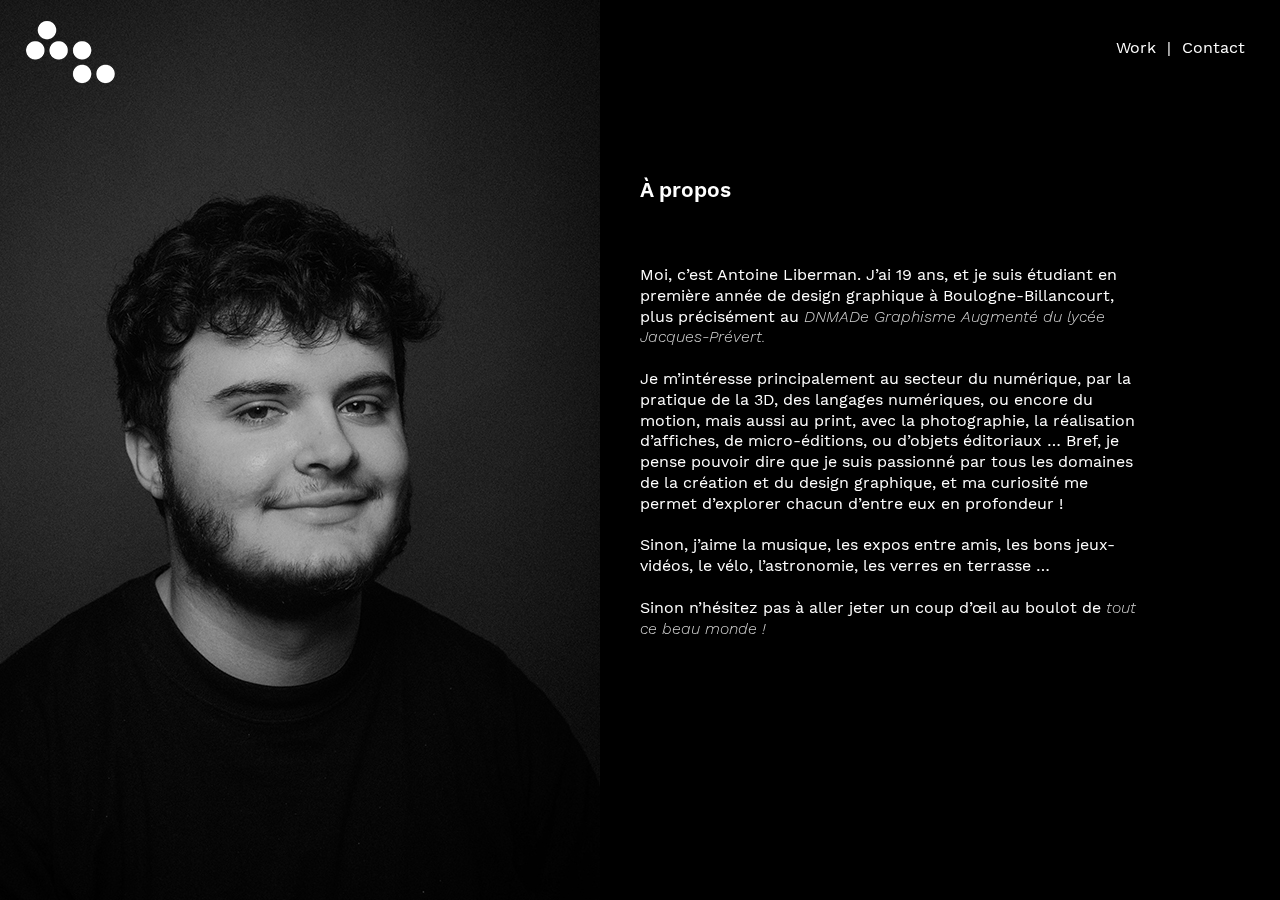
<file: about.html>
<!DOCTYPE html>
<html>
<head>
	<meta charset="utf-8">
	<link rel="stylesheet" type="text/css" href="style/reset.css">
	<link rel="stylesheet" type="text/css" href="style/style.css">
	<title>Antoine Liberman - About</title>
</head>


<body>
	<header>
		<div class="logoname">
			<a href="index.html">
				<img class="logo"  src="import/headerlogo.png" alt="Antoine Liberman">
			</a>
			
		</div>
		<ul class="aboutlist">
			<li><a href="index.html" alt="Work">Work</a></li>
			<li>|</li>
			<li><a href="contact.html" alt="Contact">Contact</a></li>
		</ul>
	</header>

<aside>
	<img src="import/about/portrait.jpg">
</aside>


<section class="about">
		
		<h2>
		À propos
		</h2>
	<p>
		Moi, c’est Antoine Liberman. J’ai 19 ans, et je suis étudiant en première année de design graphique à Boulogne-Billancourt, plus précisément au 
		<a href="http://dnmade-prevert.fr/" target="_blank" title="lien du site du DNMADe">DNMADe Graphisme Augmenté du lycée Jacques-Prévert.</a>
		<br>
		<br>
		Je m’intéresse principalement au secteur du numérique, par la pratique de la 3D, des langages numériques, ou encore du motion, mais aussi au print, avec la photographie, la réalisation d’affiches, de micro-éditions, ou d’objets éditoriaux … Bref, je pense pouvoir dire que je suis passionné par tous les domaines de la création et du design graphique, et ma curiosité me permet d’explorer chacun d’entre eux en profondeur ! 
		<br>
		<br>
		Sinon, j’aime la musique, les expos entre amis, les bons jeux-vidéos, le vélo, l’astronomie, les verres en terrasse … 
		<br>
		<br>
		Sinon n’hésitez pas à aller jeter un coup d’œil au boulot de <a href="#">tout ce beau monde !</a>
	</p>
</section>
	
</div>

</body>
</html>
</file>
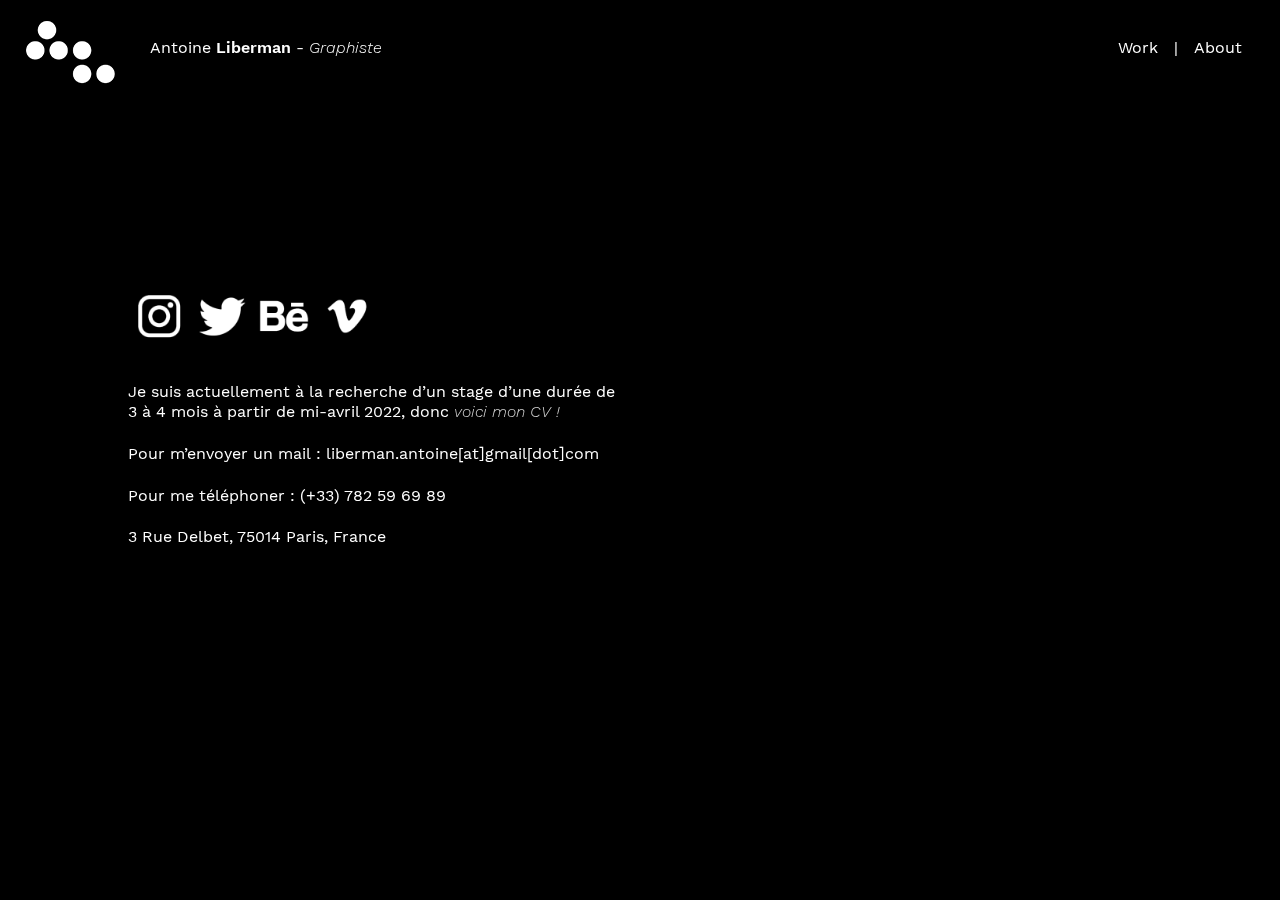
<file: contact.html>
<!DOCTYPE html>
<html>
<head>
	<meta charset="utf-8">
	<link rel="stylesheet" type="text/css" href="style/reset.css">
	<link rel="stylesheet" type="text/css" href="style/style.css">
	<title>Antoine Liberman - Contact</title>
</head>


<body>
	<header>
		<div class="logoname">
			<a href="index.html">
				<img class="logo"  src="import/headerlogo.png" alt="Antoine Liberman">
			</a>
			<h1 class="title">
				Antoine <strong class="nom">Liberman</strong>
				 - <em class="graphiste" > Graphiste </em> 
			</h1>
		</div>
		<ul class="contactlist">
			<li><a href="index.html" alt="Work">Work</a></li>
			<li>|</li>
			<li><a href="about.html" alt="About">About</a></li>
		</ul>

<section class="contact">
		
		<h2>
		<!-- Me contacter : -->
		</h2>

		<ul class="socialmedias">
			<li><a href="https://www.instagram.com/antoineliberman/" target="_blank"><img src="import/contact/insta.png"></a></li>
			<li><a href="https://twitter.com/AntoineLiberman" target="_blank"><img src="import/contact/twitter.png"></a></li>
			<li><a href="https://www.behance.net/antoineliberman" target="_blank"><img src="import/contact/behance.png"></a></li>
			<li><a href="https://vimeo.com/user136732049" target="_blank"><img src="import/contact/vimeo.png"></a></li>
		</ul>
	<p>
		Je suis actuellement à la recherche d’un stage d’une durée de 3 à 4 mois à partir de mi-avril 2022, donc
		<a class="CV" href="#" target="_blank" title="Mon CV">voici mon CV !</a>
		<br>
		<br>
		Pour m’envoyer un mail : 
		liberman.antoine[at]gmail[dot]com
		<br>
		<br>
		Pour me téléphoner : 
		(+33) 782 59 69 89
		<br>
		<br>
		3 Rue Delbet, 75014 Paris, France
	</p>
</section>

	</header>
</body>
</html>
</file>
<file: style/style.css>
/*

                                                                                
                                                                                
,---.,---.,---.,---.,---.,---.,---.,---.,---.,---.,---.,---.,---.,---.,---.,---.
|   ||   ||   ||   ||   ||   ||   ||   ||   ||   ||   ||   ||   ||   ||   ||   |
`---'`---'`---'`---'`---'`---'`---'`---'`---'`---'`---'`---'`---'`---'`---'`---'


.8888b                     dP               
88   "                     88               
88aaa  .d8888b. 88d888b. d8888P .d8888b.    
88     88'  `88 88'  `88   88   Y8ooooo.    
88     88.  .88 88    88   88         88    
dP     `88888P' dP    dP   dP   `88888P'

*/
@font-face{
   font-family: 'regular';
   src: url("../fonts/WorkSans-Regular.ttf") ;

}

@font-face{
   font-family:semi;
   src: url("../fonts/WorkSans-SemiBold.ttf") ;

}

@font-face{
   font-family: 'lightit';
   src: url("../fonts/WorkSans-LightItalic.ttf") ;

}

body {
  font-family: 'regular';
  font-size: 1em;
  color: white;
  background-color: black;
  padding: 0;
  margin: 0;
  justify-content: space-around;
  -ms-overflow-style: none; /* for Internet Explorer, Edge */
    scrollbar-width: none; /* for Firefox */
    overflow-y: scroll;
}

body::-webkit-scrollbar {
    display: none; /* for Chrome, Safari, and Opera */
}



/*,---.,---.,---.,---.,---.,---.,---.,---.,---.,---.,---.,---.,---.,---.,---.,---.
|   ||   ||   ||   ||   ||   ||   ||   ||   ||   ||   ||   ||   ||   ||   ||   |
`---'`---'`---'`---'`---'`---'`---'`---'`---'`---'`---'`---'`---'`---'`---'`---'



/*
$$\      $$\  $$$$$$\  $$$$$$$\  $$\   $$\ 
$$ | $\  $$ |$$  __$$\ $$  __$$\ $$ | $$  |
$$ |$$$\ $$ |$$ /  $$ |$$ |  $$ |$$ |$$  / 
$$ $$ $$\$$ |$$ |  $$ |$$$$$$$  |$$$$$  /  
$$$$  _$$$$ |$$ |  $$ |$$  __$$< $$  $$<   
$$$  / \$$$ |$$ |  $$ |$$ |  $$ |$$ |\$$\  
$$  /   \$$ | $$$$$$  |$$ |  $$ |$$ | \$$\ 
\__/     \__| \______/ \__|  \__|\__|  \__|
$$\      $$\  $$$$$$\  $$$$$$$\  $$\   $$\ 
$$ | $\  $$ |$$  __$$\ $$  __$$\ $$ | $$  |
$$ |$$$\ $$ |$$ /  $$ |$$ |  $$ |$$ |$$  / 
$$ $$ $$\$$ |$$ |  $$ |$$$$$$$  |$$$$$  /  
$$$$  _$$$$ |$$ |  $$ |$$  __$$< $$  $$<   
$$$  / \$$$ |$$ |  $$ |$$ |  $$ |$$ |\$$\  
$$  /   \$$ | $$$$$$  |$$ |  $$ |$$ | \$$\ 
\__/     \__| \______/ \__|  \__|\__|  \__|
$$\      $$\  $$$$$$\  $$$$$$$\  $$\   $$\ 
$$ | $\  $$ |$$  __$$\ $$  __$$\ $$ | $$  |
$$ |$$$\ $$ |$$ /  $$ |$$ |  $$ |$$ |$$  / 
$$ $$ $$\$$ |$$ |  $$ |$$$$$$$  |$$$$$  /  
$$$$  _$$$$ |$$ |  $$ |$$  __$$< $$  $$<   
$$$  / \$$$ |$$ |  $$ |$$ |  $$ |$$ |\$$\  
$$  /   \$$ | $$$$$$  |$$ |  $$ |$$ | \$$\ 
\__/     \__| \______/ \__|  \__|\__|  \__|
/**/

                                                                                                                                                            

/*
dP                               dP                   
88                               88                   
88d888b. .d8888b. .d8888b. .d888b88 .d8888b. 88d888b. 
88'  `88 88ooood8 88'  `88 88'  `88 88ooood8 88'  `88 
88    88 88.  ... 88.  .88 88.  .88 88.  ... 88       
dP    dP `88888P' `88888P8 `88888P8 `88888P' dP*/

header {
	position: fixed;
	height: 90px;
	width: 100vw;
/*	border: 2px solid white;*/
	display: flex;
	justify-content: space-between;
	z-index: 10;
}

.logoname{
	width: 500px;
	/*border: 2px solid white;*/
	display: flex;
}

.logo {
	margin-left: 20px;
/*	border: 2px solid white;*/
}

.logoname img:hover{
  -webkit-mask-image: linear-gradient(-75deg, rgba(0,0,0,.6) 30%, #000 50%, rgba(0,0,0,.6) 70%);
  -webkit-mask-size: 200%;
  animation: shine 2s infinite;

}

@-webkit-keyframes shine {
  from {
    -webkit-mask-position: 150%;
  }
  
  to {
    -webkit-mask-position: -50%;
  }

}	

.logoname a{
	z-index: 10;
}

.title {
margin-left: 30px;
margin-top: 40px;
font-family: regular;
}

.nom {
	  font-family: semi;
}

.graphiste{
	font-family: lightit;
}

.indexlist {
margin-right: 30px;
display: flex; 
justify-content: space-around;
/*border: 2px solid white ;*/
width: 140px;
margin-top: 40px;

}

.indexlist a {
	text-decoration: none;
	color: white;
}

.indexlist a:hover{
  -webkit-mask-image: linear-gradient(-75deg, rgba(0,0,0,.7) 30%, #000 50%, rgba(0,0,0,.6) 70%);
  -webkit-mask-size: 200%;
  animation: shine 2s infinite;

}

@-webkit-keyframes shine {
  from {
    -webkit-mask-position: 150%;
  }
  
  to {
    -webkit-mask-position: -50%;
  }

}

/*
                           oo            dP            
                                         88            
88d888b. 88d888b. .d8888b. dP .d8888b. d8888P .d8888b. 
88'  `88 88'  `88 88'  `88 88 88ooood8   88   Y8ooooo. 
88.  .88 88       88.  .88 88 88.  ...   88         88 
88Y888P' dP       `88888P' 88 `88888P'   dP   `88888P' 
88                         88                          
dP                         dP*/



div {
  width: 120px;
  height: 120px;
}

.container{
	position: fixed;
	top: 0;
	left: 0;
	width: 100%;
	display: flex;
	height: 100vh;
}

.container a{
	display: flex;
}

.projet1 {
	width: 70vw;
	height: 82vh;
/*	border: 2px solid pink;
*/	display: flex;
	justify-content: space-around;

}

.exposed1 {
	margin-left: 400px;
	margin-top: auto; 
	display: flex;
	width: 400PX;
	height: 566px;
	transition: transform 0.5s ease;
	transform: rotate(3deg);
}

.exposed1:hover {
transform: scale(1.05);
}


.projet2 {
	display: flex;
	width: 70vw;
	height: 77vh;
/*	border: 2px solid pink;*/
	justify-content: space-around;
}

.exposed2 {

	margin-top: auto;
	width: 958PX;
	height: 500px;
	transition: transform 0.5s ease;
}

.exposed2:hover {
transform: scale(1.05);
}



.projet3 {
	display: flex;
	width: 50vw;
	height: 75vh;
/*	border: 2px solid pink;
*/	justify-content: space-around;

}

.exposed3 {

	margin-top: auto;
	width: 600px;
	height: 446px;
	transition: transform 0.5s ease;
	transform: rotate(3deg);
}

.exposed3:hover {
transform: scale(1.05);
}



.projet4 {
	display: flex;
	width: 40vw;
	height: 80vh;
/*	border: 2px solid pink;
*/	justify-content: space-around;

}

.exposed4 {

	margin-top: auto;
	width: 407px;
	height: 578px;
	transition: transform 0.5s ease;
	transform: rotate(-3deg);
}

.exposed4:hover {
transform: scale(1.05);
}


.projet5 {
	display: flex;
	width: 40vw;
	height: 75vh;
/*	border: 2px solid pink;
*/
	justify-content: space-around;

}

.exposed5 {

	margin-top: auto;
	width: 503px;
	height: 445px;
	transition: transform 0.5s ease;
	transform: rotate(2deg);
}

.exposed5:hover {
transform: scale(1.05);
}


.projet6 {
	display: flex;
	width: 40vw;
	height: 80vh;
/*	border: 2px solid pink;
*/
	justify-content: space-around;

}

.exposed6 {

	margin-top: auto;
	width: 300px;
	height: (533px);
	transition: transform 0.5s ease;
	transform: rotate(-4deg);
}

.exposed6:hover {
transform: scale(1.05);
}

.projet7 {
	display: flex;
	width: 40vw;
	height: 95vh;
/*	border: 2px solid pink;
*/
	justify-content: space-around;

}

.exposed7 {

	margin-top: auto;
	width: 561px;
	height: 793px;
	transition: transform 0.5s ease;
	transform: rotate(2deg);
}

.exposed7:hover {
transform: scale(1.05);
}


/*,---.,---.,---.,---.,---.,---.,---.,---.,---.,---.,---.,---.,---.,---.,---.,---.
|   ||   ||   ||   ||   ||   ||   ||   ||   ||   ||   ||   ||   ||   ||   ||   |
`---'`---'`---'`---'`---'`---'`---'`---'`---'`---'`---'`---'`---'`---'`---'`---'


/*
 $$$$$$\  $$$$$$$\   $$$$$$\  $$\   $$\ $$$$$$$$\ 
$$  __$$\ $$  __$$\ $$  __$$\ $$ |  $$ |\__$$  __|
$$ /  $$ |$$ |  $$ |$$ /  $$ |$$ |  $$ |   $$ |   
$$$$$$$$ |$$$$$$$\ |$$ |  $$ |$$ |  $$ |   $$ |   
$$  __$$ |$$  __$$\ $$ |  $$ |$$ |  $$ |   $$ |   
$$ |  $$ |$$ |  $$ |$$ |  $$ |$$ |  $$ |   $$ |   
$$ |  $$ |$$$$$$$  | $$$$$$  |\$$$$$$  |   $$ |   
\__|  \__|\_______/  \______/  \______/    \__|
 $$$$$$\  $$$$$$$\   $$$$$$\  $$\   $$\ $$$$$$$$\ 
$$  __$$\ $$  __$$\ $$  __$$\ $$ |  $$ |\__$$  __|
$$ /  $$ |$$ |  $$ |$$ /  $$ |$$ |  $$ |   $$ |   
$$$$$$$$ |$$$$$$$\ |$$ |  $$ |$$ |  $$ |   $$ |   
$$  __$$ |$$  __$$\ $$ |  $$ |$$ |  $$ |   $$ |   
$$ |  $$ |$$ |  $$ |$$ |  $$ |$$ |  $$ |   $$ |   
$$ |  $$ |$$$$$$$  | $$$$$$  |\$$$$$$  |   $$ |   
\__|  \__|\_______/  \______/  \______/    \__|
 $$$$$$\  $$$$$$$\   $$$$$$\  $$\   $$\ $$$$$$$$\ 
$$  __$$\ $$  __$$\ $$  __$$\ $$ |  $$ |\__$$  __|
$$ /  $$ |$$ |  $$ |$$ /  $$ |$$ |  $$ |   $$ |   
$$$$$$$$ |$$$$$$$\ |$$ |  $$ |$$ |  $$ |   $$ |   
$$  __$$ |$$  __$$\ $$ |  $$ |$$ |  $$ |   $$ |   
$$ |  $$ |$$ |  $$ |$$ |  $$ |$$ |  $$ |   $$ |   
$$ |  $$ |$$$$$$$  | $$$$$$  |\$$$$$$  |   $$ |   
\__|  \__|\_______/  \______/  \______/    \__|
*/




.aboutlist {
margin-right: 30px;
display: flex; 
justify-content: space-around;
/*border: 2px solid white ;*/
width: 140px;
margin-top: 40px;

}


.aboutlist a {
	text-decoration: none;
	color: white;
}

.aboutlist a:hover{
  -webkit-mask-image: linear-gradient(-75deg, rgba(0,0,0,.6) 30%, #000 50%, rgba(0,0,0,.6) 70%);
  -webkit-mask-size: 200%;
  animation: shine 2s infinite;

}

@-webkit-keyframes shine {
  from {
    -webkit-mask-position: 150%;
  }
  
  to {
    -webkit-mask-position: -50%;
  }

}

.about{

	position: fixed;
	top: 0;
	left: 0;
	width: 100vw;
	height: 100vh;
/*	border: 2px solid white;*/
}


aside img{
	height: 100vh;
/*	border: 2px solid white*/;
}

aside{
position: fixed;
	top: 0;
	left: 0;
}



.about h2 {
	font-family: semi;
	font-size: 1.3em;
	width: 100px;
	height: 40px;
	margin-top: 20vh;
	margin-left: 50vw;
	z-index: 9;


/*	border: 2px solid white;*/
}

.about p {
	font-size: 1em;
	width: 500px;
	height: 400px;
	margin-left: 50vw;
	margin-top: 5vh;
	line-height: 1.3;
/*	border: 2px solid white;*/
}

.about a{
	text-decoration: none;
	color: #d2d2d2;
	font-family: lightit;
/*	border: 2px solid white;
*/}

.about a:hover{
  -webkit-mask-image: linear-gradient(-75deg, rgba(0,0,0,.6) 30%, #000 50%, rgba(0,0,0,.6) 70%);
  -webkit-mask-size: 200%;
  animation: shine 2s infinite;

}

@-webkit-keyframes shine {
  from {
    -webkit-mask-position: 150%;
  }
  
  to {
    -webkit-mask-position: -50%;
  }

}

/*
,---.,---.,---.,---.,---.,---.,---.,---.,---.,---.,---.,---.,---.,---.,---.,---.
|   ||   ||   ||   ||   ||   ||   ||   ||   ||   ||   ||   ||   ||   ||   ||   |
`---'`---'`---'`---'`---'`---'`---'`---'`---'`---'`---'`---'`---'`---'`---'`---'
*/
/* $$$$$$\   $$$$$$\  $$\   $$\ $$$$$$$$\  $$$$$$\   $$$$$$\ $$$$$$$$\ 
$$  __$$\ $$  __$$\ $$$\  $$ |\__$$  __|$$  __$$\ $$  __$$\\__$$  __|
$$ /  \__|$$ /  $$ |$$$$\ $$ |   $$ |   $$ /  $$ |$$ /  \__|  $$ |   
$$ |      $$ |  $$ |$$ $$\$$ |   $$ |   $$$$$$$$ |$$ |        $$ |   
$$ |      $$ |  $$ |$$ \$$$$ |   $$ |   $$  __$$ |$$ |        $$ |   
$$ |  $$\ $$ |  $$ |$$ |\$$$ |   $$ |   $$ |  $$ |$$ |  $$\   $$ |   
\$$$$$$  | $$$$$$  |$$ | \$$ |   $$ |   $$ |  $$ |\$$$$$$  |  $$ |   
 \______/  \______/ \__|  \__|   \__|   \__|  \__| \______/   \__|
  $$$$$$\   $$$$$$\  $$\   $$\ $$$$$$$$\  $$$$$$\   $$$$$$\ $$$$$$$$\ 
$$  __$$\ $$  __$$\ $$$\  $$ |\__$$  __|$$  __$$\ $$  __$$\\__$$  __|
$$ /  \__|$$ /  $$ |$$$$\ $$ |   $$ |   $$ /  $$ |$$ /  \__|  $$ |   
$$ |      $$ |  $$ |$$ $$\$$ |   $$ |   $$$$$$$$ |$$ |        $$ |   
$$ |      $$ |  $$ |$$ \$$$$ |   $$ |   $$  __$$ |$$ |        $$ |   
$$ |  $$\ $$ |  $$ |$$ |\$$$ |   $$ |   $$ |  $$ |$$ |  $$\   $$ |   
\$$$$$$  | $$$$$$  |$$ | \$$ |   $$ |   $$ |  $$ |\$$$$$$  |  $$ |   
 \______/  \______/ \__|  \__|   \__|   \__|  \__| \______/   \__|
  $$$$$$\   $$$$$$\  $$\   $$\ $$$$$$$$\  $$$$$$\   $$$$$$\ $$$$$$$$\ 
$$  __$$\ $$  __$$\ $$$\  $$ |\__$$  __|$$  __$$\ $$  __$$\\__$$  __|
$$ /  \__|$$ /  $$ |$$$$\ $$ |   $$ |   $$ /  $$ |$$ /  \__|  $$ |   
$$ |      $$ |  $$ |$$ $$\$$ |   $$ |   $$$$$$$$ |$$ |        $$ |   
$$ |      $$ |  $$ |$$ \$$$$ |   $$ |   $$  __$$ |$$ |        $$ |   
$$ |  $$\ $$ |  $$ |$$ |\$$$ |   $$ |   $$ |  $$ |$$ |  $$\   $$ |   
\$$$$$$  | $$$$$$  |$$ | \$$ |   $$ |   $$ |  $$ |\$$$$$$  |  $$ |   
 \______/  \______/ \__|  \__|   \__|   \__|  \__| \______/   \__|

 */
.contactlist {
margin-right: 30px;
display: flex; 
justify-content: space-around;
/*border: 2px solid white ;*/
width: 140px;
margin-top: 40px;
z-index: 9;

}


.contactlist a {
	text-decoration: none;
	color: white;
}

.contactlist a:hover{
  -webkit-mask-image: linear-gradient(-75deg, rgba(0,0,0,.6) 30%, #000 50%, rgba(0,0,0,.6) 70%);
  -webkit-mask-size: 200%;
  animation: shine 2s infinite;

}

@-webkit-keyframes shine {
  from {
    -webkit-mask-position: 150%;
  }
  
  to {
    -webkit-mask-position: -50%;
  }

}


.contact{
	position: fixed;
	top: 0;
	left: 0;
	width: 100vw;
	height: 100vh;
/*	border: 2px solid white;*/
}




.contact h2 {
	font-family: semi;
	font-size: 1.3em;
	width: 200px;
	height: 40px;
	margin-top: 25vh;
	margin-left: 10vw;
	


/*	border: 2px solid white;*/
}

.contact p {
	font-size: 1em;
	width: 500px;
	height: 400px;
	margin-left: 10vw;
	margin-top: 3vh;
	line-height: 1.3;
/*	border: 2px solid white;*/
}

.contact p a{
	text-decoration: none;
	color: #d2d2d2;
	font-family: lightit;
	z-index: 5;
/*	border: 2px solid white;
*/}

.contact p a:hover{
  -webkit-mask-image: linear-gradient(-75deg, rgba(0,0,0,.6) 30%, #000 50%, rgba(0,0,0,.6) 70%);
  -webkit-mask-size: 200%;
  animation: shine 2s infinite;

}

@-webkit-keyframes shine {
  from {
    -webkit-mask-position: 150%;
  }
  
  to {
    -webkit-mask-position: -50%;
  }

}


.socialmedias {
	display: flex;
	height: 64px;
	width: 250px;
	/*	border: 2px solid white;
*/	justify-content: space-around;
	margin-left: 10vw;
	margin-top: 2vw;
}

.socialmedias img{
	width: 50px;
	height:50px;
	transition: transform 0.5s ease;
}


.socialmedias img:hover{
	transform: scale(1.2);
}

/*
,---.,---.,---.,---.,---.,---.,---.,---.,---.,---.,---.,---.,---.,---.,---.,---.
|   ||   ||   ||   ||   ||   ||   ||   ||   ||   ||   ||   ||   ||   ||   ||   |
`---'`---'`---'`---'`---'`---'`---'`---'`---'`---'`---'`---'`---'`---'`---'`---'

$$$$$$$\  $$$$$$$\   $$$$$$\     $$$$$\ $$$$$$$$\ $$$$$$$$\  $$$$$$\  
$$  __$$\ $$  __$$\ $$  __$$\    \__$$ |$$  _____|\__$$  __|$$  __$$\ 
$$ |  $$ |$$ |  $$ |$$ /  $$ |      $$ |$$ |         $$ |   $$ /  \__|
$$$$$$$  |$$$$$$$  |$$ |  $$ |      $$ |$$$$$\       $$ |   \$$$$$$\  
$$  ____/ $$  __$$< $$ |  $$ |$$\   $$ |$$  __|      $$ |    \____$$\ 
$$ |      $$ |  $$ |$$ |  $$ |$$ |  $$ |$$ |         $$ |   $$\   $$ |
$$ |      $$ |  $$ | $$$$$$  |\$$$$$$  |$$$$$$$$\    $$ |   \$$$$$$  |
\__|      \__|  \__| \______/  \______/ \________|   \__|    \______/
$$$$$$$\  $$$$$$$\   $$$$$$\     $$$$$\ $$$$$$$$\ $$$$$$$$\  $$$$$$\  
$$  __$$\ $$  __$$\ $$  __$$\    \__$$ |$$  _____|\__$$  __|$$  __$$\ 
$$ |  $$ |$$ |  $$ |$$ /  $$ |      $$ |$$ |         $$ |   $$ /  \__|
$$$$$$$  |$$$$$$$  |$$ |  $$ |      $$ |$$$$$\       $$ |   \$$$$$$\  
$$  ____/ $$  __$$< $$ |  $$ |$$\   $$ |$$  __|      $$ |    \____$$\ 
$$ |      $$ |  $$ |$$ |  $$ |$$ |  $$ |$$ |         $$ |   $$\   $$ |
$$ |      $$ |  $$ | $$$$$$  |\$$$$$$  |$$$$$$$$\    $$ |   \$$$$$$  |
\__|      \__|  \__| \______/  \______/ \________|   \__|    \______/
$$$$$$$\  $$$$$$$\   $$$$$$\     $$$$$\ $$$$$$$$\ $$$$$$$$\  $$$$$$\  
$$  __$$\ $$  __$$\ $$  __$$\    \__$$ |$$  _____|\__$$  __|$$  __$$\ 
$$ |  $$ |$$ |  $$ |$$ /  $$ |      $$ |$$ |         $$ |   $$ /  \__|
$$$$$$$  |$$$$$$$  |$$ |  $$ |      $$ |$$$$$\       $$ |   \$$$$$$\  
$$  ____/ $$  __$$< $$ |  $$ |$$\   $$ |$$  __|      $$ |    \____$$\ 
$$ |      $$ |  $$ |$$ |  $$ |$$ |  $$ |$$ |         $$ |   $$\   $$ |
$$ |      $$ |  $$ | $$$$$$  |\$$$$$$  |$$$$$$$$\    $$ |   \$$$$$$  |
\__|      \__|  \__| \______/  \______/ \________|   \__|    \______/
*/


.projectlist {
margin-right: 30px;
display: flex; 
justify-content: space-around;
/*border: 2px solid white ;*/
width: 180px;
margin-top: 40px;

}


.projectlist a {
	text-decoration: none;
	color: white;
}

.projectlist a:hover{
  -webkit-mask-image: linear-gradient(-75deg, rgba(0,0,0,.6) 30%, #000 50%, rgba(0,0,0,.6) 70%);
  -webkit-mask-size: 200%;
  animation: shine 2s infinite;

}

@-webkit-keyframes shine {
  from {
    -webkit-mask-position: 150%;
  }
  
  to {
    -webkit-mask-position: -50%;
  }

}
</file>
